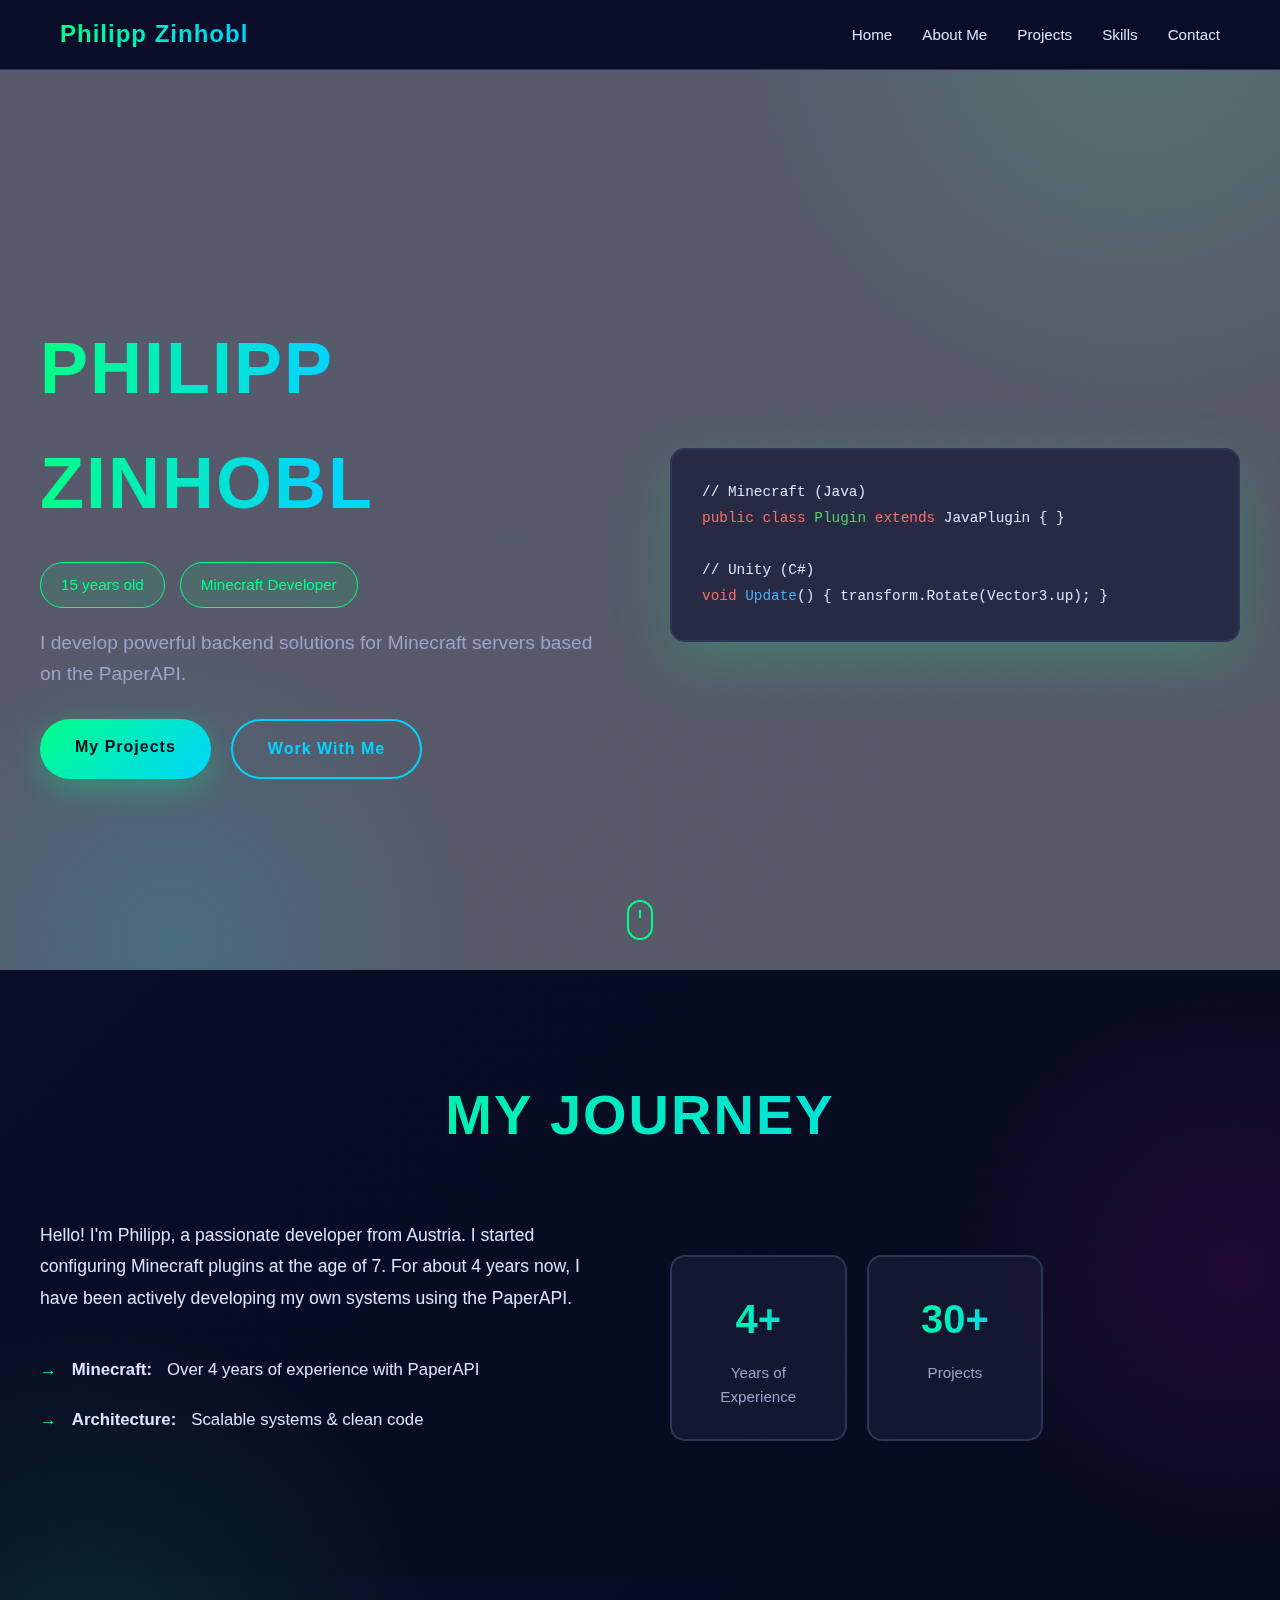
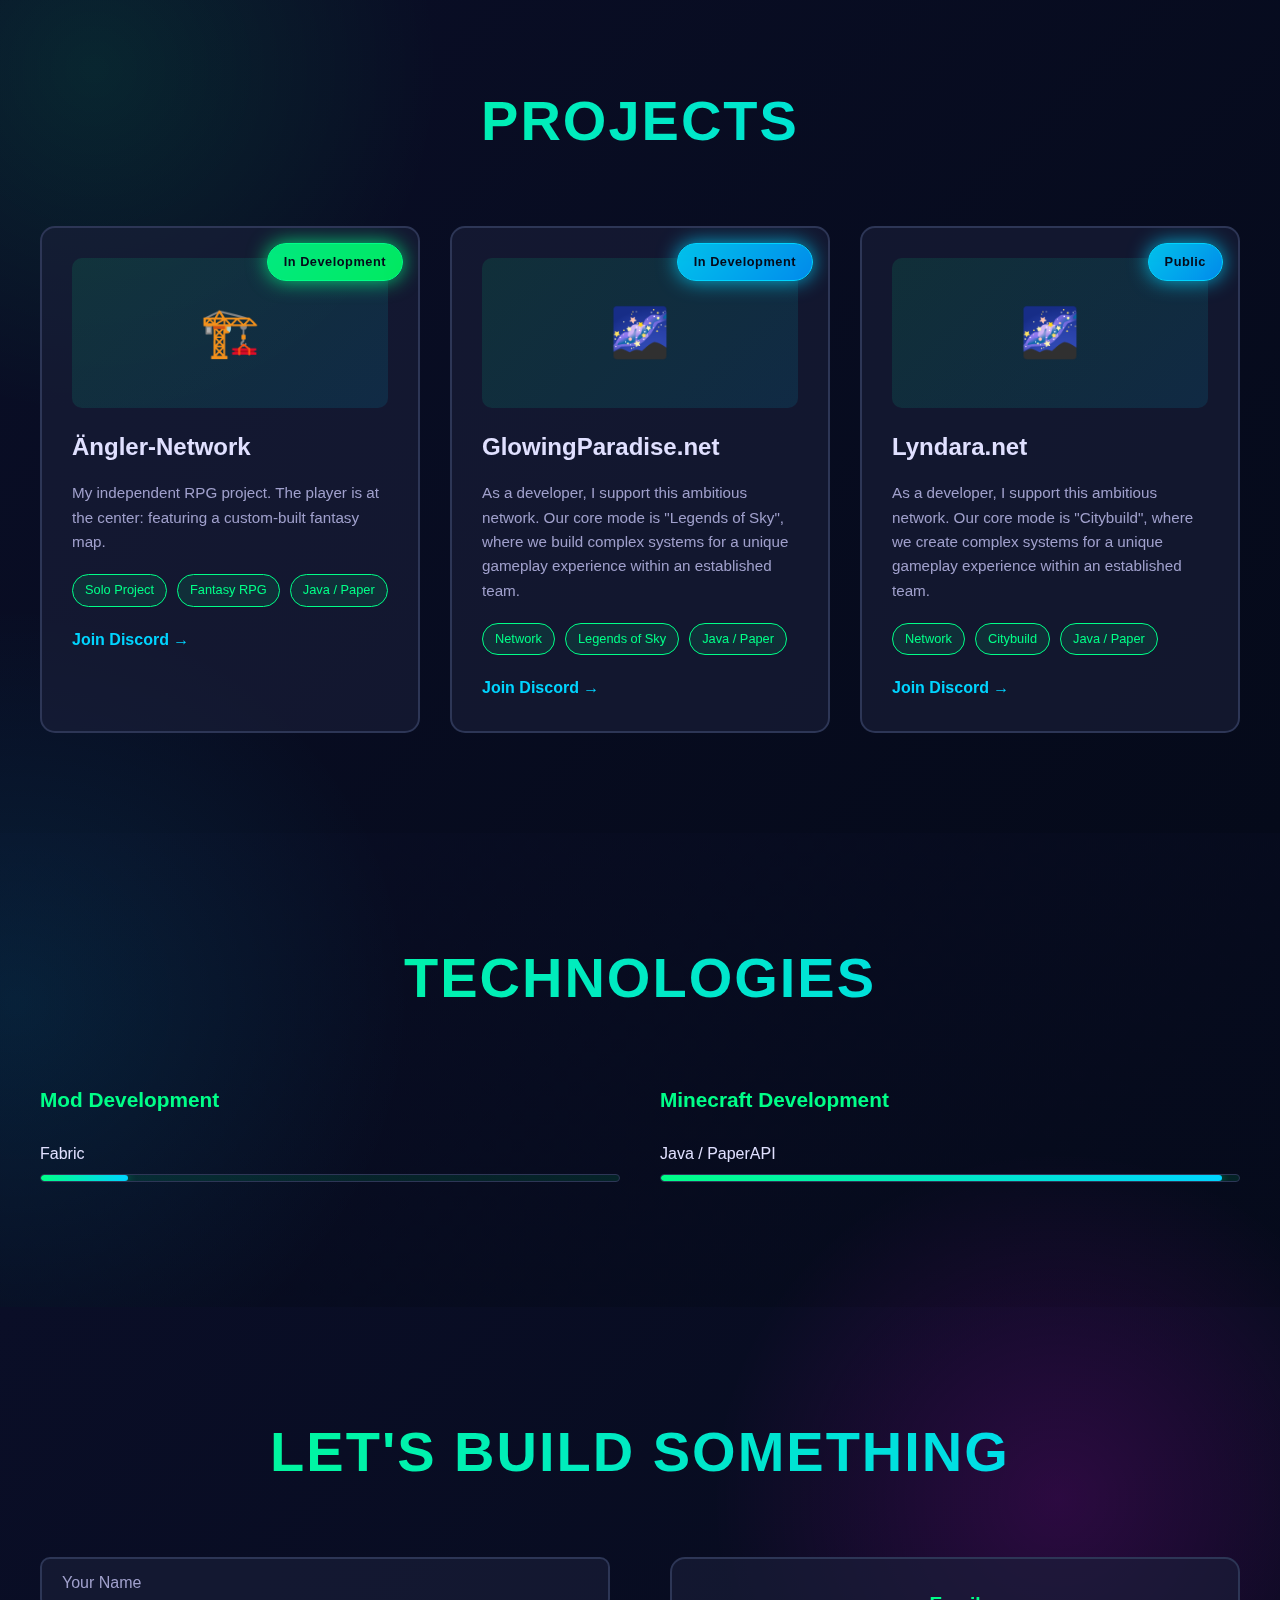
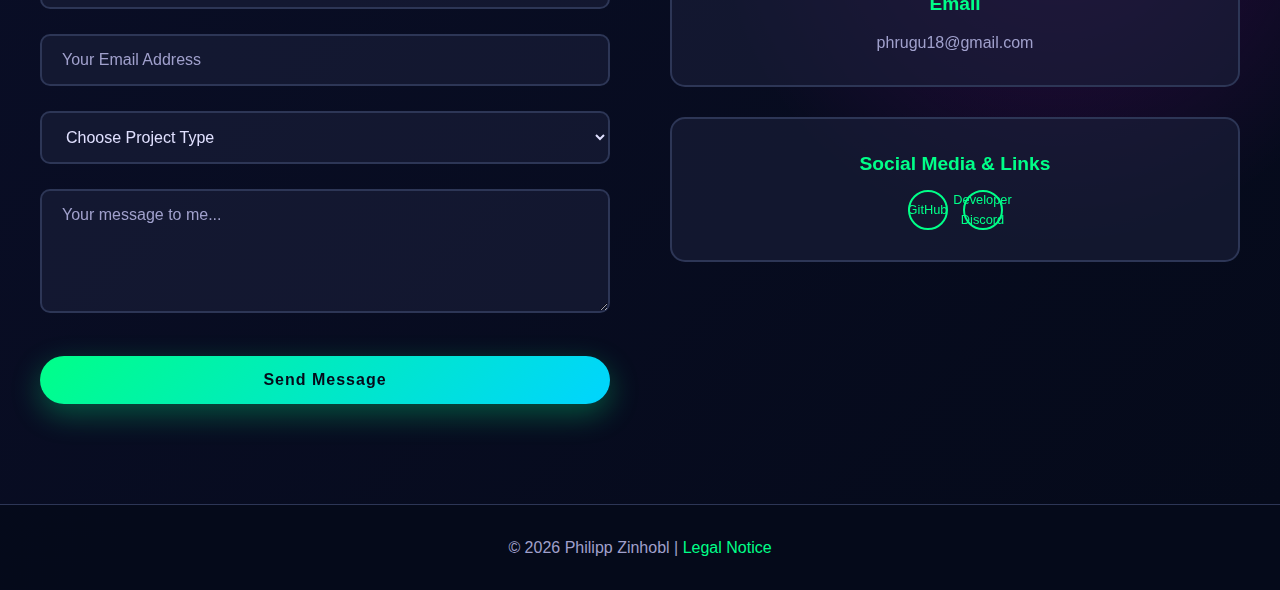
<file: index.html>
<!DOCTYPE html>
<html lang="en">
<head>
    <meta charset="UTF-8">
    <meta name="viewport" content="width=device-width, initial-scale=1.0">
    <title>Philipp Zinhobl | Minecraft Developer</title>
    <link rel="stylesheet" href="styles.css">
</head>
<body>
    <div class="particles"></div>
    
    <nav class="navbar">
        <div class="nav-container">
            <div class="logo">Philipp Zinhobl</div>
            
            <ul class="nav-menu">
                <li><a href="#home" class="nav-link">Home</a></li>
                <li><a href="#about" class="nav-link">About Me</a></li>
                <li><a href="#projects" class="nav-link">Projects</a></li>
                <li><a href="#skills" class="nav-link">Skills</a></li>
                <li><a href="#contact" class="nav-link">Contact</a></li>
            </ul>
            <div class="hamburger">
                <span></span><span></span><span></span>
            </div>
        </div>
    </nav>

    <section id="home" class="hero">
        <div class="stars"></div>
        <div class="hero-content">
            <div class="hero-text">
                <h1 class="title">PHILIPP ZINHOBL</h1>
                <div class="subtitle-container">
                    <span class="subtitle">15 years old</span>
                    <span class="subtitle">Minecraft Developer</span>
                </div>
                <p class="description">
                    I develop powerful backend solutions for Minecraft servers based on the PaperAPI.
                </p>
                <div class="cta-buttons">
                    <a href="#projects" class="btn btn-primary">My Projects</a>
                    <a href="#contact" class="btn btn-secondary">Work With Me</a>
                </div>
            </div>
            <div class="hero-visual">
                <div class="floating-card">
                    <div class="card-content">
                        <div class="code-block">
                            <span class="code-comment">// Minecraft (Java)</span><br>
                            <span class="code-red">public class</span> <span class="code-green">Plugin</span> <span class="code-red">extends</span> JavaPlugin { }<br>
                            <br>
                            <span class="code-comment">// Unity (C#)</span><br>
                            <span class="code-red">void</span> <span class="code-blue">Update</span>() { transform.Rotate(Vector3.up); }
                        </div>
                    </div>
                </div>
            </div>
        </div>
        <div class="scroll-indicator"><div class="mouse"></div></div>
    </section>

    <section id="about" class="about">
        <div class="container">
            <h2 class="section-title">MY JOURNEY</h2>
            <div class="about-content">
                <div class="about-text">
                    <p>
                        Hello! I'm Philipp, a passionate developer from Austria. I started configuring Minecraft plugins at the age of 7. For about 4 years now, I have been actively developing my own systems using the PaperAPI.
                    </p>
                    <ul class="about-list">
                        <li><span class="bullet">→</span> <b>Minecraft:</b> Over 4 years of experience with PaperAPI</li>
                        <li><span class="bullet">→</span> <b>Architecture:</b> Scalable systems & clean code</li>
                    </ul>
                </div>
                <div class="about-stats">
                    <div class="stat-box"><h3>4+</h3><p>Years of Experience</p></div>
                    <div class="stat-box"><h3>30+</h3><p>Projects</p></div>
                </div>
            </div>
        </div>
    </section>

    <section id="projects" class="projects">
        <div class="container">
            <h2 class="section-title">PROJECTS</h2>
            <div class="projects-grid">
                <div class="project-card unity">
                    <div class="project-status">In Development</div>
                    <div class="project-image"><div class="project-icon">🏗️</div></div>
                    <h3>Ängler-Network</h3>
                    <p>
                        My independent RPG project. The player is at the center: featuring a custom-built fantasy map.
                    </p>
                    <div class="project-tags"><span>Solo Project</span><span>Fantasy RPG</span><span>Java / Paper</span></div>
                    <a href="https://discord.gg/KnVrTuzDFG" class="project-link">Join Discord →</a>
                </div>
                <div class="project-card minecraft">
                    <div class="project-status">In Development</div>
                    <div class="project-image"><div class="project-icon">🌌</div></div>
                    <h3>GlowingParadise.net</h3>
                    <p>
                        As a developer, I support this ambitious network. Our core mode is "Legends of Sky", where we build complex systems for a unique gameplay experience within an established team.
                    </p>
                    <div class="project-tags"><span>Network</span><span>Legends of Sky</span><span>Java / Paper</span></div>
                    <a href="https://discord.gg/3bnDrd5gEE" class="project-link">Join Discord →</a>
                </div>
                <div class="project-card minecraft">
                    <div class="project-status">Public</div>
                    <div class="project-image"><div class="project-icon">🌌</div></div>
                    <h3>Lyndara.net</h3>
                    <p>
                        As a developer, I support this ambitious network. Our core mode is "Citybuild", where we create complex systems for a unique gameplay experience within an established team.
                    </p>
                    <div class="project-tags"><span>Network</span><span>Citybuild</span><span>Java / Paper</span></div>
                    <a href="dc.lyndara.net" class="project-link">Join Discord →</a>
                </div>    
            </div>
        </div>
    </section>

    <section id="skills" class="skills">
        <div class="container">
            <h2 class="section-title">TECHNOLOGIES</h2>
            <div class="skills-grid">
                <div class="skill-category">
                    <h3>Mod Development</h3>
                    <div class="skill-bar"><div class="skill-name">Fabric</div><div class="progress-bar"><div class="progress" style="width: 15%"></div></div></div>
                </div>
                <div class="skill-category">
                    <h3>Minecraft Development</h3>
                    <div class="skill-bar"><div class="skill-name">Java / PaperAPI</div><div class="progress-bar"><div class="progress" style="width: 97%"></div></div></div>
                </div>
            </div>
        </div>
    </section>

    <section id="contact" class="contact">
        <div class="container">
            <h2 class="section-title">LET'S BUILD SOMETHING</h2>
            <div class="contact-content-wrapper">
                <div class="form-wrapper">
                    <form class="contact-form">
                        <div class="form-group"><input type="text" placeholder="Your Name" required></div>
                        <div class="form-group"><input type="email" placeholder="Your Email Address" required></div>
                        <div class="form-group">
                            <select required>
                                <option value="">Choose Project Type</option>
                                <option value="unity">Minecraft Mod</option>
                                <option value="minecraft">Minecraft Plugin</option>
                                <option value="andere">Other</option>
                            </select>
                        </div>
                        <div class="form-group"><textarea placeholder="Your message to me..." rows="5" required></textarea></div>
                        <button type="submit" class="btn btn-primary">Send Message</button>
                    </form>
                </div>
                <div class="contact-info">
                    <div class="contact-card"><h4>Email</h4><p>phrugu18@gmail.com</p></div>
                    <div class="contact-card"><h4>Social Media & Links</h4>
                        <div class="social-links">
                            <a href="https://github.com/welovepaperapi">GitHub</a>
                            <a href="https://discord.gg/qJmthwpapG">Developer Discord</a>
                        </div>
                    </div>
                </div>
            </div>
        </div>
    </section>

    <footer class="footer">
        <p>&copy; 2026 Philipp Zinhobl | <a href="impressum.html">Legal Notice</a></p>
    </footer>

    <script src="script.js"></script>
</body>
</html>
</file>
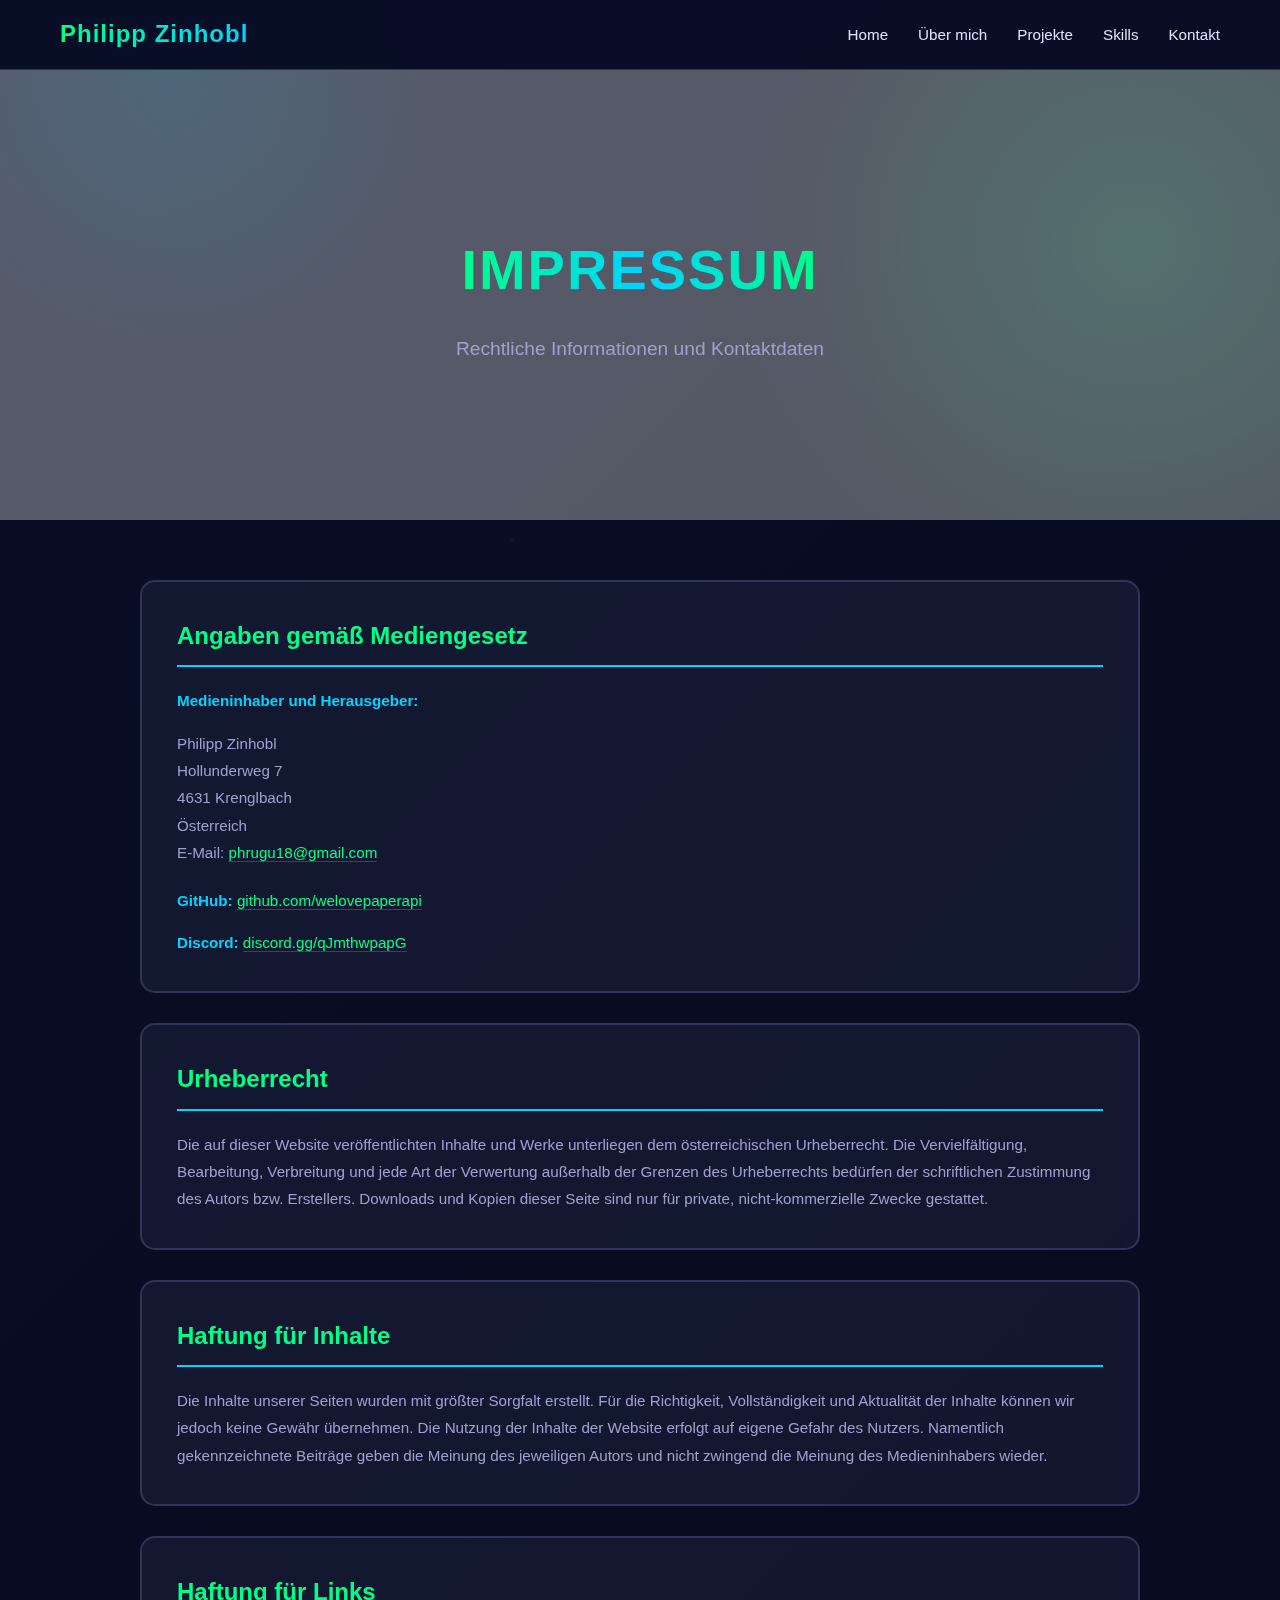
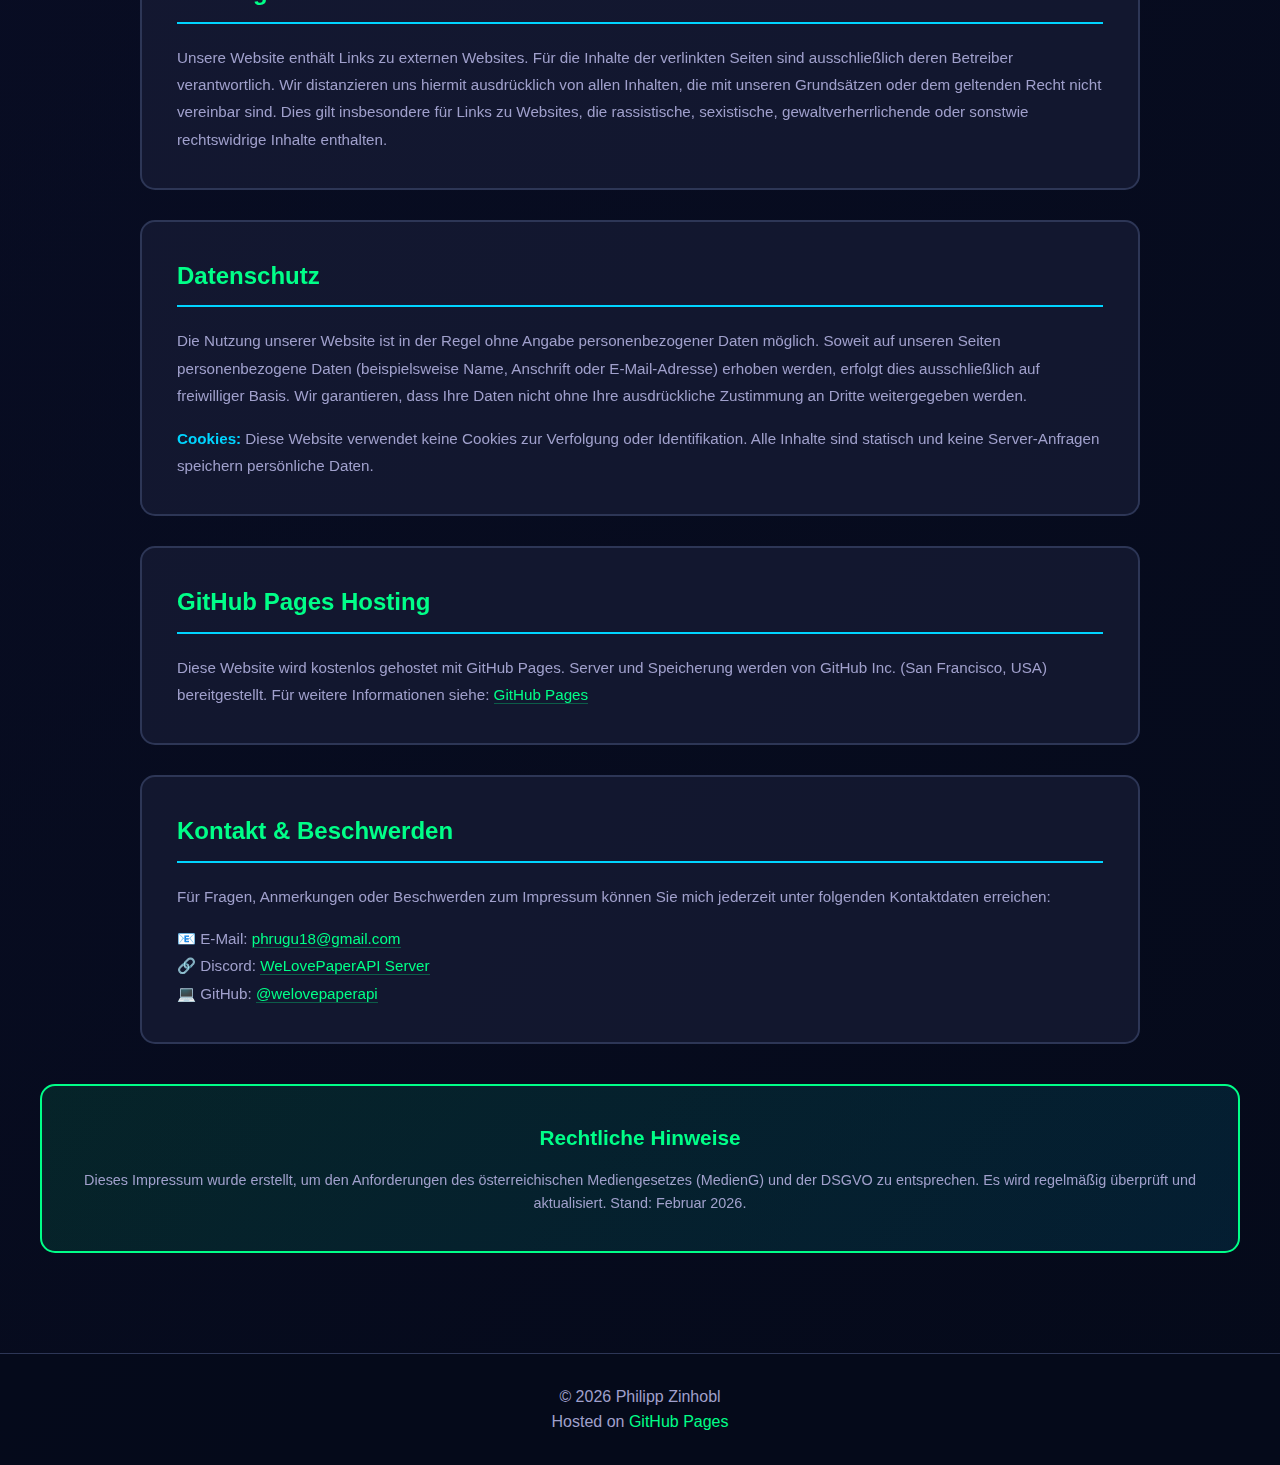
<file: impressum.html>
<!DOCTYPE html>
<html lang="de">
<head>
    <meta charset="UTF-8">
    <meta name="viewport" content="width=device-width, initial-scale=1.0">
    <title>Impressum - Philipp Zinhobl</title>
    <link rel="stylesheet" href="styles.css">
</head>
<body>
    <!-- Particle Background -->
    <div class="particles"></div>
    
    <!-- Navigation -->
    <nav class="navbar">
        <div class="nav-container">
            <div class="logo"><a href="index.html" style="text-decoration: none; color: inherit;">Philipp Zinhobl</a></div>
            <ul class="nav-menu">
                <li><a href="index.html#home" class="nav-link">Home</a></li>
                <li><a href="index.html#about" class="nav-link">Über mich</a></li>
                <li><a href="index.html#projects" class="nav-link">Projekte</a></li>
                <li><a href="index.html#skills" class="nav-link">Skills</a></li>
                <li><a href="index.html#contact" class="nav-link">Kontakt</a></li>
            </ul>
            <div class="hamburger">
                <span></span>
                <span></span>
                <span></span>
            </div>
        </div>
    </nav>

    <!-- Impressum Hero -->
    <section class="impressum-hero">
        <div class="stars"></div>
        <div class="impressum-hero-content">
            <h1 class="title">IMPRESSUM</h1>
            <p class="description">Rechtliche Informationen und Kontaktdaten</p>
        </div>
    </section>

    <!-- Impressum Content -->
    <section class="impressum-page">
        <div class="container">
            <div class="impressum-content">
                <div class="impressum-box">
                    <h2>Angaben gemäß Mediengesetz</h2>
                    <p><strong>Medieninhaber und Herausgeber:</strong></p>
                    <p>
                        Philipp Zinhobl<br>
                        Hollunderweg 7<br>
                        4631 Krenglbach<br>
                        Österreich<br>
                        E-Mail: <a href="mailto:phrugu18@gmail.com">phrugu18@gmail.com</a>
                    </p>
                    <p style="margin-top: 20px;"><strong>GitHub:</strong> <a href="https://github.com/welovepaperapi" target="_blank">github.com/welovepaperapi</a></p>
                    <p><strong>Discord:</strong> <a href="https://discord.gg/qJmthwpapG" target="_blank">discord.gg/qJmthwpapG</a></p>
                </div>

                <div class="impressum-box">
                    <h2>Urheberrecht</h2>
                    <p>
                        Die auf dieser Website veröffentlichten Inhalte und Werke unterliegen dem österreichischen Urheberrecht. 
                        Die Vervielfältigung, Bearbeitung, Verbreitung und jede Art der Verwertung außerhalb der Grenzen des Urheberrechts 
                        bedürfen der schriftlichen Zustimmung des Autors bzw. Erstellers. Downloads und Kopien dieser Seite sind nur für 
                        private, nicht-kommerzielle Zwecke gestattet.
                    </p>
                </div>

                <div class="impressum-box">
                    <h2>Haftung für Inhalte</h2>
                    <p>
                        Die Inhalte unserer Seiten wurden mit größter Sorgfalt erstellt. Für die Richtigkeit, Vollständigkeit und Aktualität 
                        der Inhalte können wir jedoch keine Gewähr übernehmen. Die Nutzung der Inhalte der Website erfolgt auf eigene Gefahr 
                        des Nutzers. Namentlich gekennzeichnete Beiträge geben die Meinung des jeweiligen Autors und nicht zwingend die Meinung 
                        des Medieninhabers wieder.
                    </p>
                </div>

                <div class="impressum-box">
                    <h2>Haftung für Links</h2>
                    <p>
                        Unsere Website enthält Links zu externen Websites. Für die Inhalte der verlinkten Seiten sind ausschließlich deren 
                        Betreiber verantwortlich. Wir distanzieren uns hiermit ausdrücklich von allen Inhalten, die mit unseren Grundsätzen 
                        oder dem geltenden Recht nicht vereinbar sind. Dies gilt insbesondere für Links zu Websites, die rassistische, sexistische, 
                        gewaltverherrlichende oder sonstwie rechtswidrige Inhalte enthalten.
                    </p>
                </div>

                <div class="impressum-box">
                    <h2>Datenschutz</h2>
                    <p>
                        Die Nutzung unserer Website ist in der Regel ohne Angabe personenbezogener Daten möglich. Soweit auf unseren Seiten 
                        personenbezogene Daten (beispielsweise Name, Anschrift oder E-Mail-Adresse) erhoben werden, erfolgt dies ausschließlich 
                        auf freiwilliger Basis. Wir garantieren, dass Ihre Daten nicht ohne Ihre ausdrückliche Zustimmung an Dritte weitergegeben werden.
                    </p>
                    <p style="margin-top: 15px;">
                        <strong>Cookies:</strong> Diese Website verwendet keine Cookies zur Verfolgung oder Identifikation. Alle Inhalte sind 
                        statisch und keine Server-Anfragen speichern persönliche Daten.
                    </p>
                </div>

                <div class="impressum-box">
                    <h2>GitHub Pages Hosting</h2>
                    <p>
                        Diese Website wird kostenlos gehostet mit GitHub Pages. Server und Speicherung werden von GitHub Inc. (San Francisco, USA) 
                        bereitgestellt. Für weitere Informationen siehe: <a href="https://docs.github.com/en/pages" target="_blank">GitHub Pages</a>
                    </p>
                </div>

                <div class="impressum-box">
                    <h2>Kontakt & Beschwerden</h2>
                    <p>
                        Für Fragen, Anmerkungen oder Beschwerden zum Impressum können Sie mich jederzeit unter folgenden Kontaktdaten erreichen:
                    </p>
                    <p style="margin-top: 15px;">
                        📧 E-Mail: <a href="mailto:phrugu18@gmail.com">phrugu18@gmail.com</a><br>
                        🔗 Discord: <a href="https://discord.gg/qJmthwpapG" target="_blank">WeLovePaperAPI Server</a><br>
                        💻 GitHub: <a href="https://github.com/welovepaperapi" target="_blank">@welovepaperapi</a>
                    </p>
                </div>
            </div>

            <div class="impressum-footer-box">
                <h3>Rechtliche Hinweise</h3>
                <p>
                    Dieses Impressum wurde erstellt, um den Anforderungen des österreichischen Mediengesetzes (MedienG) und der DSGVO zu entsprechen. 
                    Es wird regelmäßig überprüft und aktualisiert. Stand: Februar 2026.
                </p>
            </div>
        </div>
    </section>

    <!-- Footer -->
    <footer class="footer">
        <p>&copy; 2026 Philipp Zinhobl</p>
        <p>Hosted on <a href="https://pages.github.com">GitHub Pages</a></p>
    </footer>

    <script src="script.js"></script>
</body>
</html>
</file>
<file: styles.css>
* {
    margin: 0;
    padding: 0;
    box-sizing: border-box;
}

:root {
    --primary: #00ff88;
    --secondary: #00d4ff;
    --accent: #ff00ff;
    --dark-bg: #0a0e27;
    --darker-bg: #050a1a;
    --light-text: #e0e0ff;
    --muted-text: #a0a0cc;
    --card-bg: #1a1f3a;
    --border: #2d3656;
}

html {
    scroll-behavior: smooth;
}

body {
    font-family: 'Segoe UI', Tahoma, Geneva, Verdana, sans-serif;
    background: linear-gradient(135deg, var(--dark-bg) 0%, var(--darker-bg) 100%);
    color: var(--light-text);
    overflow-x: hidden;
    line-height: 1.6;
}

/* PARTICLES */
.particles {
    position: fixed;
    top: 0;
    left: 0;
    width: 100%;
    height: 100%;
    z-index: 1;
    pointer-events: none;
    background-image: 
        radial-gradient(2px 2px at 20% 30%, #00ff88, rgba(0, 255, 136, 0)),
        radial-gradient(2px 2px at 60% 70%, #00d4ff, rgba(0, 212, 255, 0)),
        radial-gradient(1px 1px at 50% 50%, #ff00ff, rgba(255, 0, 255, 0)),
        radial-gradient(1px 1px at 80% 10%, #00ff88, rgba(0, 255, 136, 0));
    background-repeat: repeat;
    background-size: 200% 200%;
    animation: particleShift 20s ease-in-out infinite;
    opacity: 0.1;
}

@keyframes particleShift {
    0%, 100% { background-position: 0% 0%; }
    50% { background-position: 100% 100%; }
}

/* NAVBAR */
.navbar {
    position: fixed;
    top: 0;
    width: 100%;
    height: 70px;
    background: rgba(10, 14, 39, 0.95);
    backdrop-filter: blur(10px);
    border-bottom: 1px solid var(--border);
    z-index: 1000;
    animation: navSlideDown 0.6s ease-out;
}

@keyframes navSlideDown {
    from {
        transform: translateY(-100%);
        opacity: 0;
    }
    to {
        transform: translateY(0);
        opacity: 1;
    }
}

.nav-container {
    max-width: 1200px;
    margin: 0 auto;
    padding: 0 20px;
    display: flex;
    justify-content: space-between;
    align-items: center;
    height: 100%;
}

.logo {
    font-size: 1.5rem;
    font-weight: bold;
    background: linear-gradient(90deg, var(--primary), var(--secondary));
    -webkit-background-clip: text;
    -webkit-text-fill-color: transparent;
    background-clip: text;
    letter-spacing: 1px;
}

.nav-menu {
    display: flex;
    list-style: none;
    gap: 30px;
}

.nav-link {
    color: var(--light-text);
    text-decoration: none;
    transition: all 0.3s ease;
    position: relative;
    font-size: 0.95rem;
}

.nav-link:after {
    content: '';
    position: absolute;
    bottom: -5px;
    left: 0;
    width: 0;
    height: 2px;
    background: linear-gradient(90deg, var(--primary), var(--secondary));
    transition: width 0.3s ease;
}

.nav-link:hover {
    color: var(--primary);
}

.nav-link:hover:after {
    width: 100%;
}

.hamburger {
    display: none;
    flex-direction: column;
    cursor: pointer;
    gap: 5px;
}

.hamburger span {
    width: 25px;
    height: 3px;
    background: var(--primary);
    border-radius: 2px;
    transition: all 0.3s ease;
}

/* HERO SECTION */
.hero {
    min-height: 100vh;
    display: flex;
    align-items: center;
    justify-content: center;
    padding: 100px 20px 50px;
    position: relative;
    overflow: hidden;
    margin-top: 70px;
}

.hero::before {
    content: '';
    position: absolute;
    top: -50%;
    right: -20%;
    width: 800px;
    height: 800px;
    background: radial-gradient(circle, rgba(0, 255, 136, 0.15) 0%, transparent 70%);
    border-radius: 50%;
    animation: float 6s ease-in-out infinite;
    pointer-events: none;
}

.hero::after {
    content: '';
    position: absolute;
    bottom: -30%;
    left: -10%;
    width: 600px;
    height: 600px;
    background: radial-gradient(circle, rgba(0, 212, 255, 0.15) 0%, transparent 70%);
    border-radius: 50%;
    animation: float 8s ease-in-out infinite reverse;
    pointer-events: none;
}

@keyframes float {
    0%, 100% { transform: translateY(0px); }
    50% { transform: translateY(30px); }
}

.stars {
    position: absolute;
    top: 0;
    left: 0;
    width: 100%;
    height: 100%;
    background-image: 
        radial-gradient(1px 1px at 20% 30%, white, rgba(255, 255, 255, 0.2)),
        radial-gradient(1px 1px at 60% 70%, white, rgba(255, 255, 255, 0.2)),
        radial-gradient(1.5px 1.5px at 50% 50%, white, rgba(255, 255, 255, 0.2)),
        radial-gradient(1px 1px at 80% 10%, white, rgba(255, 255, 255, 0.2)),
        radial-gradient(2px 2px at 90% 60%, white, rgba(255, 255, 255, 0.2)),
        radial-gradient(1px 1px at 30% 80%, white, rgba(255, 255, 255, 0.2)),
        radial-gradient(1px 1px at 10% 40%, white, rgba(255, 255, 255, 0.2));
    background-repeat: repeat;
    background-size: 200% 200%;
    animation: starTwinkle 5s ease-in-out infinite;
    opacity: 0.4;
    pointer-events: none;
}

@keyframes starTwinkle {
    0%, 100% { opacity: 0.3; }
    50% { opacity: 0.7; }
}

.hero-content {
    display: grid;
    grid-template-columns: 1fr 1fr;
    gap: 60px;
    align-items: center;
    max-width: 1200px;
    width: 100%;
    z-index: 10;
}

.hero-text {
    animation: slideInLeft 0.8s ease-out;
}

@keyframes slideInLeft {
    from {
        opacity: 0;
        transform: translateX(-50px);
    }
    to {
        opacity: 1;
        transform: translateX(0);
    }
}

.title {
    font-size: 4.5rem;
    font-weight: 900;
    margin-bottom: 20px;
    background: linear-gradient(90deg, var(--primary), var(--secondary), var(--primary));
    -webkit-background-clip: text;
    -webkit-text-fill-color: transparent;
    background-clip: text;
    animation: titleGlow 3s ease-in-out infinite;
    letter-spacing: 2px;
}

@keyframes titleGlow {
    0%, 100% { filter: drop-shadow(0 0 10px rgba(0, 255, 136, 0.5)); }
    50% { filter: drop-shadow(0 0 20px rgba(0, 212, 255, 0.8)); }
}

.subtitle-container {
    display: flex;
    gap: 15px;
    margin-bottom: 20px;
    flex-wrap: wrap;
}

.subtitle {
    padding: 10px 20px;
    background: rgba(0, 255, 136, 0.1);
    border: 1px solid var(--primary);
    border-radius: 25px;
    color: var(--primary);
    font-size: 0.95rem;
    animation: fadeInUp 0.8s ease-out 0.2s both;
}

@keyframes fadeInUp {
    from {
        opacity: 0;
        transform: translateY(20px);
    }
    to {
        opacity: 1;
        transform: translateY(0);
    }
}

.description {
    font-size: 1.2rem;
    color: var(--muted-text);
    margin-bottom: 30px;
    animation: fadeInUp 0.8s ease-out 0.4s both;
}

.cta-buttons {
    display: flex;
    gap: 20px;
    animation: fadeInUp 0.8s ease-out 0.6s both;
    flex-wrap: wrap;
}

.btn {
    padding: 15px 35px;
    border: none;
    border-radius: 50px;
    font-size: 1rem;
    cursor: pointer;
    transition: all 0.3s ease;
    text-decoration: none;
    display: inline-block;
    font-weight: 600;
    letter-spacing: 1px;
    position: relative;
    overflow: hidden;
}

.btn::before {
    content: '';
    position: absolute;
    top: 50%;
    left: 50%;
    width: 0;
    height: 0;
    background: rgba(255, 255, 255, 0.2);
    border-radius: 50%;
    transform: translate(-50%, -50%);
    transition: width 0.6s, height 0.6s;
}

.btn:hover::before {
    width: 300px;
    height: 300px;
}

.btn-primary {
    background: linear-gradient(135deg, var(--primary), var(--secondary));
    color: var(--darker-bg);
    box-shadow: 0 10px 30px rgba(0, 255, 136, 0.3);
}

.btn-primary:hover {
    transform: translateY(-3px);
    box-shadow: 0 15px 40px rgba(0, 255, 136, 0.5);
}

.btn-secondary {
    background: transparent;
    color: var(--secondary);
    border: 2px solid var(--secondary);
}

.btn-secondary:hover {
    background: rgba(0, 212, 255, 0.1);
    transform: translateY(-3px);
    box-shadow: 0 10px 30px rgba(0, 212, 255, 0.3);
}

.hero-visual {
    animation: slideInRight 0.8s ease-out;
}

@keyframes slideInRight {
    from {
        opacity: 0;
        transform: translateX(50px);
    }
    to {
        opacity: 1;
        transform: translateX(0);
    }
}

.floating-card {
    background: rgba(26, 31, 58, 0.8);
    border: 2px solid var(--border);
    border-radius: 15px;
    padding: 30px;
    animation: floatingCard 3s ease-in-out infinite;
    box-shadow: 0 20px 60px rgba(0, 255, 136, 0.2);
}

@keyframes floatingCard {
    0%, 100% { transform: translateY(0px) rotateX(0deg); }
    50% { transform: translateY(-20px) rotateX(5deg); }
}

.code-block {
    font-family: 'Courier New', monospace;
    font-size: 0.9rem;
    line-height: 1.8;
    color: var(--light-text);
}

.code-red { color: #ff6b6b; }
.code-blue { color: #4dabf7; }
.code-green { color: #51cf66; }
.code-purple { color: #da77f2; }
.code-orange { color: #ffa94d; }

.scroll-indicator {
    position: absolute;
    bottom: 30px;
    left: 50%;
    transform: translateX(-50%);
    animation: bounce 2s infinite;
}

@keyframes bounce {
    0%, 100% { transform: translateX(-50%) translateY(0); }
    50% { transform: translateX(-50%) translateY(10px); }
}

.mouse {
    width: 26px;
    height: 40px;
    border: 2px solid var(--primary);
    border-radius: 13px;
    position: relative;
    margin: 0 auto;
}

.mouse::after {
    content: '';
    position: absolute;
    top: 8px;
    left: 50%;
    width: 2px;
    height: 8px;
    background: var(--primary);
    transform: translateX(-50%);
    animation: scrollWheel 1.5s infinite;
}

@keyframes scrollWheel {
    0%, 80%, 100% { opacity: 0; }
    50% { opacity: 1; }
}

/* ABOUT SECTION */
.about {
    padding: 100px 20px;
    background: linear-gradient(135deg, rgba(10, 14, 39, 0.5) 0%, rgba(5, 10, 26, 0.5) 100%);
    position: relative;
}

.about::before {
    content: '';
    position: absolute;
    top: 0;
    right: -20%;
    width: 600px;
    height: 600px;
    background: radial-gradient(circle, rgba(255, 0, 255, 0.1) 0%, transparent 70%);
    border-radius: 50%;
    animation: float 10s ease-in-out infinite;
    pointer-events: none;
}

.container {
    max-width: 1200px;
    margin: 0 auto;
    position: relative;
    z-index: 10;
}

.section-title {
    font-size: 3.5rem;
    font-weight: 900;
    text-align: center;
    margin-bottom: 60px;
    background: linear-gradient(90deg, var(--primary), var(--secondary));
    -webkit-background-clip: text;
    -webkit-text-fill-color: transparent;
    background-clip: text;
    letter-spacing: 2px;
    animation: slideDown 0.8s ease-out;
}

@keyframes slideDown {
    from {
        opacity: 0;
        transform: translateY(-30px);
    }
    to {
        opacity: 1;
        transform: translateY(0);
    }
}

.about-content {
    display: grid;
    grid-template-columns: 1fr 1fr;
    gap: 60px;
    align-items: center;
}

.about-text {
    animation: fadeInUp 0.8s ease-out;
}

.about-text p {
    font-size: 1.1rem;
    margin-bottom: 20px;
    color: var(--light-text);
    line-height: 1.8;
}

.about-list {
    list-style: none;
    margin: 30px 0;
}

.about-list li {
    padding: 12px 0;
    display: flex;
    align-items: center;
    gap: 15px;
    font-size: 1.05rem;
    animation: slideInLeft 0.6s ease-out backwards;
}

.about-list li:nth-child(1) { animation-delay: 0.1s; }
.about-list li:nth-child(2) { animation-delay: 0.2s; }
.about-list li:nth-child(3) { animation-delay: 0.3s; }
.about-list li:nth-child(4) { animation-delay: 0.4s; }
.about-list li:nth-child(5) { animation-delay: 0.5s; }

.bullet {
    color: var(--primary);
    font-weight: bold;
}

.tagline {
    font-size: 1.2rem;
    color: var(--secondary);
    font-style: italic;
    margin-top: 30px;
    padding: 20px;
    border-left: 4px solid var(--secondary);
    background: rgba(0, 212, 255, 0.05);
}

.about-stats {
    display: grid;
    grid-template-columns: 1fr 1fr 1fr;
    gap: 20px;
}

.stat-box {
    background: rgba(26, 31, 58, 0.6);
    border: 2px solid var(--border);
    border-radius: 15px;
    padding: 30px 20px;
    text-align: center;
    transition: all 0.3s ease;
    animation: zoomIn 0.6s ease-out backwards;
}

.stat-box:nth-child(1) { animation-delay: 0.1s; }
.stat-box:nth-child(2) { animation-delay: 0.2s; }
.stat-box:nth-child(3) { animation-delay: 0.3s; }

@keyframes zoomIn {
    from {
        opacity: 0;
        transform: scale(0.8);
    }
    to {
        opacity: 1;
        transform: scale(1);
    }
}

.stat-box:hover {
    transform: translateY(-10px);
    border-color: var(--primary);
    box-shadow: 0 20px 40px rgba(0, 255, 136, 0.2);
}

.stat-box h3 {
    font-size: 2.5rem;
    background: linear-gradient(90deg, var(--primary), var(--secondary));
    -webkit-background-clip: text;
    -webkit-text-fill-color: transparent;
    background-clip: text;
    margin-bottom: 10px;
}

.stat-box p {
    color: var(--muted-text);
    font-size: 0.95rem;
}

/* PROJECTS SECTION */
.projects {
    padding: 100px 20px;
    background: linear-gradient(135deg, var(--dark-bg) 0%, var(--darker-bg) 100%);
    position: relative;
}

.projects::before {
    content: '';
    position: absolute;
    top: -30%;
    left: -20%;
    width: 700px;
    height: 700px;
    background: radial-gradient(circle, rgba(0, 255, 136, 0.1) 0%, transparent 70%);
    border-radius: 50%;
    animation: float 8s ease-in-out infinite;
    pointer-events: none;
}

.projects-grid {
    display: grid;
    grid-template-columns: repeat(auto-fit, minmax(320px, 1fr));
    gap: 30px;
    position: relative;
    z-index: 10;
}

.project-card {
    background: rgba(26, 31, 58, 0.6);
    border: 2px solid var(--border);
    border-radius: 15px;
    padding: 30px;
    transition: all 0.4s cubic-bezier(0.34, 1.56, 0.64, 1);
    position: relative;
    overflow: hidden;
    animation: fadeInUp 0.8s ease-out backwards;
}

.project-card:nth-child(1) { animation-delay: 0.1s; }
.project-card:nth-child(2) { animation-delay: 0.2s; }
.project-card:nth-child(3) { animation-delay: 0.3s; }
.project-card:nth-child(4) { animation-delay: 0.4s; }
.project-card:nth-child(5) { animation-delay: 0.5s; }
.project-card:nth-child(6) { animation-delay: 0.6s; }

/* PROJECT STATUS BADGE */
.project-status {
    position: absolute;
    top: 15px;
    right: 15px;
    padding: 8px 16px;
    border-radius: 25px;
    font-size: 0.8rem;
    font-weight: 700;
    letter-spacing: 0.5px;
    z-index: 10;
    animation: slideInDown 0.6s ease-out;
    backdrop-filter: blur(5px);
}

/* IN ARBEIT - Grün */
.project-card:nth-child(1) .project-status,
.project-card:nth-child(4) .project-status {
    background: linear-gradient(135deg, rgba(0, 255, 136, 0.9), rgba(0, 255, 100, 0.9));
    color: var(--darker-bg);
    box-shadow: 0 0 20px rgba(0, 255, 136, 0.8);
    border: 1px solid rgba(0, 255, 136, 1);
}

/* IN PLANUNG - Blau */
.project-card:nth-child(2) .project-status,
.project-card:nth-child(3) .project-status {
    background: linear-gradient(135deg, rgba(0, 212, 255, 0.9), rgba(0, 150, 255, 0.9));
    color: var(--darker-bg);
    box-shadow: 0 0 20px rgba(0, 212, 255, 0.8);
    border: 1px solid rgba(0, 212, 255, 1);
}

.project-card::before {
    content: '';
    position: absolute;
    top: 0;
    left: -100%;
    width: 100%;
    height: 100%;
    background: linear-gradient(90deg, transparent, rgba(0, 255, 136, 0.1), transparent);
    transition: left 0.5s ease;
}

.project-card:hover::before {
    left: 100%;
}

.project-card:hover {
    transform: translateY(-15px) scale(1.02);
    border-color: var(--primary);
    box-shadow: 0 30px 60px rgba(0, 255, 136, 0.3);
}

.project-image {
    width: 100%;
    height: 150px;
    background: linear-gradient(135deg, rgba(0, 255, 136, 0.1), rgba(0, 212, 255, 0.1));
    border-radius: 10px;
    display: flex;
    align-items: center;
    justify-content: center;
    margin-bottom: 20px;
    animation: imageFlow 3s ease-in-out infinite;
}

@keyframes imageFlow {
    0%, 100% { background-position: 0% 50%; }
    50% { background-position: 100% 50%; }
}

.project-icon {
    font-size: 3rem;
    animation: iconBounce 2s ease-in-out infinite;
}

@keyframes iconBounce {
    0%, 100% { transform: translateY(0); }
    50% { transform: translateY(-10px); }
}

.project-card h3 {
    font-size: 1.5rem;
    margin-bottom: 15px;
    color: var(--light-text);
}

.project-card p {
    color: var(--muted-text);
    margin-bottom: 20px;
    font-size: 0.95rem;
    line-height: 1.6;
}

.project-tags {
    display: flex;
    gap: 10px;
    margin-bottom: 20px;
    flex-wrap: wrap;
}

.project-tags span {
    background: rgba(0, 255, 136, 0.1);
    border: 1px solid var(--primary);
    color: var(--primary);
    padding: 5px 12px;
    border-radius: 20px;
    font-size: 0.8rem;
    transition: all 0.3s ease;
}

.project-card:hover .project-tags span {
    background: rgba(0, 255, 136, 0.2);
    transform: scale(1.05);
}

.project-link {
    display: inline-block;
    color: var(--secondary);
    text-decoration: none;
    font-weight: 600;
    transition: all 0.3s ease;
    position: relative;
}

.project-link::after {
    content: '';
    position: absolute;
    bottom: -3px;
    left: 0;
    width: 0;
    height: 2px;
    background: var(--secondary);
    transition: width 0.3s ease;
}

.project-link:hover::after {
    width: 100%;
}

/* SKILLS SECTION */
.skills {
    padding: 100px 20px;
    background: linear-gradient(135deg, rgba(10, 14, 39, 0.5) 0%, rgba(5, 10, 26, 0.5) 100%);
    position: relative;
}

.skills::after {
    content: '';
    position: absolute;
    bottom: -20%;
    left: -30%;
    width: 800px;
    height: 800px;
    background: radial-gradient(circle, rgba(0, 212, 255, 0.1) 0%, transparent 70%);
    border-radius: 50%;
    animation: float 12s ease-in-out infinite reverse;
    pointer-events: none;
}

.skills-grid {
    display: grid;
    grid-template-columns: repeat(auto-fit, minmax(300px, 1fr));
    gap: 40px;
    position: relative;
    z-index: 10;
}

.skill-category {
    animation: fadeInUp 0.8s ease-out backwards;
}

.skill-category:nth-child(1) { animation-delay: 0.1s; }
.skill-category:nth-child(2) { animation-delay: 0.2s; }
.skill-category:nth-child(3) { animation-delay: 0.3s; }

.skill-category h3 {
    font-size: 1.3rem;
    margin-bottom: 25px;
    color: var(--primary);
}

.skill-bar {
    margin-bottom: 25px;
}

.skill-name {
    display: flex;
    justify-content: space-between;
    margin-bottom: 8px;
    color: var(--light-text);
    font-weight: 500;
}

.progress-bar {
    width: 100%;
    height: 8px;
    background: rgba(0, 255, 136, 0.1);
    border-radius: 10px;
    overflow: hidden;
    border: 1px solid var(--border);
}

.progress {
    height: 100%;
    background: linear-gradient(90deg, var(--primary), var(--secondary));
    border-radius: 10px;
    animation: progressLoad 1.5s ease-out forwards;
    box-shadow: 0 0 10px rgba(0, 255, 136, 0.5);
}

@keyframes progressLoad {
    from {
        width: 0 !important;
    }
}

/* CONTACT WRAPPER WITH LOCK OVERLAY */
.contact-content-wrapper {
    display: grid;
    grid-template-columns: 1fr 1fr;
    gap: 60px;
    align-items: flex-start;
}

/* FORM WRAPPER (mit Lock) */
.form-wrapper {
    position: relative;
}

.contact-content {
    transition: all 0.3s ease;
    filter: brightness(0.5) blur(2px);
    pointer-events: none;
    opacity: 0.6;
}

.contact-content.unlocked {
    filter: brightness(1) blur(0px);
    pointer-events: auto;
    opacity: 1;
}

/* LOCK OVERLAY */
.lock-overlay {
    position: absolute;
    top: 0;
    left: 0;
    right: 0;
    bottom: 0;
    display: flex;
    align-items: center;
    justify-content: center;
    z-index: 200;
    backdrop-filter: blur(1px);
    border-radius: 15px;
    transition: all 0.4s ease;
    cursor: pointer;
}

.lock-overlay.unlocked {
    opacity: 0;
    pointer-events: none;
    transform: scale(0.8);
}

.lock-icon {
    width: 120px;
    height: 120px;
    background: linear-gradient(135deg, rgba(0, 255, 136, 0.2), rgba(0, 212, 255, 0.2));
    border: 3px solid var(--primary);
    border-radius: 15px;
    display: flex;
    align-items: center;
    justify-content: center;
    color: var(--primary);
    font-size: 60px;
    transition: all 0.3s ease;
    box-shadow: 0 0 40px rgba(0, 255, 136, 0.6), inset 0 0 40px rgba(0, 255, 136, 0.2);
}

.lock-icon svg {
    width: 70%;
    height: 70%;
    stroke: var(--primary);
    filter: drop-shadow(0 0 10px rgba(0, 255, 136, 0.5));
}

.lock-overlay:hover .lock-icon {
    transform: scale(1.1);
    box-shadow: 0 0 60px rgba(0, 255, 136, 0.8), inset 0 0 60px rgba(0, 255, 136, 0.3);
    border-color: var(--secondary);
}

.lock-overlay:hover .lock-icon svg {
    stroke: var(--secondary);
    filter: drop-shadow(0 0 15px rgba(0, 212, 255, 0.8));
}

/* Lock Shake Animation */
@keyframes lockShake {
    0%, 100% { transform: rotate(0deg) scale(1.1); }
    10% { transform: rotate(-10deg) scale(1.1); }
    20% { transform: rotate(10deg) scale(1.1); }
    30% { transform: rotate(-10deg) scale(1.1); }
    40% { transform: rotate(10deg) scale(1.1); }
    50% { transform: rotate(-5deg) scale(1.1); }
    60% { transform: rotate(5deg) scale(1.1); }
    70% { transform: rotate(-3deg) scale(1.1); }
    80% { transform: rotate(3deg) scale(1.1); }
    90% { transform: rotate(-1deg) scale(1.1); }
}

.lock-icon.locked {
    animation: lockShake 0.8s cubic-bezier(0.34, 1.56, 0.64, 1);
}

/* Unlock Message */
.lock-message {
    margin: 20px auto 0;
    padding: 15px 25px;
    background: linear-gradient(135deg, rgba(0, 255, 136, 0.15), rgba(0, 212, 255, 0.15));
    border: 2px solid var(--primary);
    border-radius: 10px;
    text-align: center;
    color: var(--primary);
    font-weight: 700;
    animation: fadeInUp 0.5s ease-out;
    font-size: 1rem;
    max-width: 400px;
}

/* CONTACT SECTION */
.contact {
    padding: 100px 20px;
    background: linear-gradient(135deg, var(--dark-bg) 0%, var(--darker-bg) 100%);
    position: relative;
}

.contact::before {
    content: '';
    position: absolute;
    top: -20%;
    right: -10%;
    width: 700px;
    height: 700px;
    background: radial-gradient(circle, rgba(255, 0, 255, 0.15) 0%, transparent 70%);
    border-radius: 50%;
    animation: float 10s ease-in-out infinite;
    pointer-events: none;
}

.contact-subtitle {
    text-align: center;
    font-size: 1.2rem;
    color: var(--muted-text);
    margin-bottom: 50px;
    animation: fadeInUp 0.8s ease-out;
}

.contact-content {
    display: grid;
    grid-template-columns: 1fr 1fr;
    gap: 60px;
    max-width: 1200px;
    margin: 0 auto;
    position: relative;
    z-index: 10;
}

.contact-form {
    animation: slideInLeft 0.8s ease-out;
}

.form-group {
    margin-bottom: 25px;
}

.contact-form input,
.contact-form textarea,
.contact-form select {
    width: 100%;
    padding: 15px 20px;
    background: rgba(26, 31, 58, 0.6);
    border: 2px solid var(--border);
    border-radius: 10px;
    color: var(--light-text);
    font-size: 1rem;
    font-family: inherit;
    transition: all 0.3s ease;
}

.contact-form input:focus,
.contact-form textarea:focus,
.contact-form select:focus {
    outline: none;
    border-color: var(--primary);
    box-shadow: 0 0 20px rgba(0, 255, 136, 0.3);
    background: rgba(26, 31, 58, 0.8);
}

.contact-form input::placeholder,
.contact-form textarea::placeholder {
    color: var(--muted-text);
}

.contact-form button {
    width: 100%;
    margin-top: 10px;
}

.contact-info {
    display: flex;
    flex-direction: column;
    gap: 30px;
    animation: slideInRight 0.8s ease-out;
}

.contact-card {
    background: rgba(26, 31, 58, 0.6);
    border: 2px solid var(--border);
    border-radius: 15px;
    padding: 30px;
    text-align: center;
    transition: all 0.3s ease;
}

.contact-card:hover {
    transform: translateY(-10px);
    border-color: var(--primary);
    box-shadow: 0 20px 40px rgba(0, 255, 136, 0.2);
}

.contact-icon {
    font-size: 2.5rem;
    margin-bottom: 15px;
}

.contact-card h4 {
    font-size: 1.2rem;
    color: var(--primary);
    margin-bottom: 10px;
}

.contact-card p {
    color: var(--muted-text);
}

.social-links {
    display: flex;
    gap: 15px;
    justify-content: center;
    margin-top: 10px;
}

.social-links a {
    display: inline-block;
    width: 40px;
    height: 40px;
    border: 2px solid var(--primary);
    border-radius: 50%;
    display: flex;
    align-items: center;
    justify-content: center;
    color: var(--primary);
    text-decoration: none;
    transition: all 0.3s ease;
    font-size: 0.8rem;
}

.social-links a:hover {
    background: var(--primary);
    color: var(--darker-bg);
    transform: rotate(360deg) scale(1.1);
}

/* IMPRESSUM PAGE */
.impressum-hero {
    min-height: 50vh;
    display: flex;
    align-items: center;
    justify-content: center;
    padding: 100px 20px;
    position: relative;
    overflow: hidden;
    margin-top: 70px;
    background: linear-gradient(135deg, var(--dark-bg) 0%, var(--darker-bg) 100%);
}

.impressum-hero::before {
    content: '';
    position: absolute;
    top: -50%;
    right: -20%;
    width: 800px;
    height: 800px;
    background: radial-gradient(circle, rgba(0, 255, 136, 0.15) 0%, transparent 70%);
    border-radius: 50%;
    animation: float 6s ease-in-out infinite;
    pointer-events: none;
}

.impressum-hero-content {
    text-align: center;
    z-index: 10;
    animation: slideDown 0.8s ease-out;
}

.impressum-hero .title {
    font-size: 3.5rem;
    margin-bottom: 20px;
}

.impressum-hero .description {
    font-size: 1.2rem;
    color: var(--muted-text);
    max-width: 600px;
    margin: 0 auto;
}

/* IMPRESSUM PAGE CONTENT */
.impressum-page {
    padding: 60px 20px 100px;
    background: linear-gradient(135deg, rgba(10, 14, 39, 0.5) 0%, rgba(5, 10, 26, 0.5) 100%);
    position: relative;
}

.impressum-page::before {
    content: '';
    position: absolute;
    top: -30%;
    left: -10%;
    width: 600px;
    height: 600px;
    background: radial-gradient(circle, rgba(0, 212, 255, 0.1) 0%, transparent 70%);
    border-radius: 50%;
    animation: float 8s ease-in-out infinite reverse;
    pointer-events: none;
}

.impressum-content {
    max-width: 1000px;
    margin: 0 auto;
    position: relative;
    z-index: 10;
}

.impressum-box {
    background: rgba(26, 31, 58, 0.6);
    border: 2px solid var(--border);
    border-radius: 15px;
    padding: 35px;
    margin-bottom: 30px;
    transition: all 0.3s ease;
    animation: fadeInUp 0.8s ease-out backwards;
}

.impressum-box:nth-child(1) { animation-delay: 0.1s; }
.impressum-box:nth-child(2) { animation-delay: 0.2s; }
.impressum-box:nth-child(3) { animation-delay: 0.3s; }
.impressum-box:nth-child(4) { animation-delay: 0.4s; }
.impressum-box:nth-child(5) { animation-delay: 0.5s; }
.impressum-box:nth-child(6) { animation-delay: 0.6s; }

.impressum-box:hover {
    transform: translateY(-5px);
    border-color: var(--primary);
    box-shadow: 0 20px 40px rgba(0, 255, 136, 0.2);
}

.impressum-box h2 {
    font-size: 1.5rem;
    color: var(--primary);
    margin-bottom: 20px;
    border-bottom: 2px solid var(--secondary);
    padding-bottom: 10px;
}

.impressum-box p {
    color: var(--muted-text);
    font-size: 0.95rem;
    line-height: 1.8;
    margin-bottom: 15px;
}

.impressum-box p:last-child {
    margin-bottom: 0;
}

.impressum-box p br + br {
    content: '';
    display: block;
    height: 10px;
}

.impressum-box strong {
    color: var(--secondary);
    font-weight: 600;
}

.impressum-box a {
    color: var(--primary);
    text-decoration: none;
    transition: all 0.3s ease;
    border-bottom: 1px solid rgba(0, 255, 136, 0.3);
}

.impressum-box a:hover {
    color: var(--secondary);
    border-bottom-color: var(--secondary);
}

.impressum-footer-box {
    background: linear-gradient(135deg, rgba(0, 255, 136, 0.1), rgba(0, 212, 255, 0.1));
    border: 2px solid var(--primary);
    border-radius: 15px;
    padding: 35px;
    margin-top: 40px;
    text-align: center;
    animation: fadeInUp 0.8s ease-out 0.7s both;
}

.impressum-footer-box h3 {
    font-size: 1.3rem;
    color: var(--primary);
    margin-bottom: 15px;
}

.impressum-footer-box p {
    color: var(--muted-text);
    font-size: 0.9rem;
    line-height: 1.6;
}

/* FOOTER */
.footer {
    padding: 30px 20px;
    text-align: center;
    border-top: 1px solid var(--border);
    color: var(--muted-text);
    background: rgba(5, 10, 26, 0.8);
}

.footer a {
    color: var(--primary);
    text-decoration: none;
    transition: color 0.3s ease;
}

.footer a:hover {
    color: var(--secondary);
}

/* RESPONSIVE */
@media (max-width: 1024px) {
    .hero-content {
        grid-template-columns: 1fr;
        gap: 40px;
    }

    .contact-content-wrapper {
        grid-template-columns: 1fr;
        gap: 40px;
    }

    .about-content {
        grid-template-columns: 1fr;
        gap: 40px;
    }

    .title {
        font-size: 3rem;
    }

    .section-title {
        font-size: 2.5rem;
    }
}

@media (max-width: 768px) {
    .nav-menu {
        display: none;
    }

    .hamburger {
        display: flex;
    }

    .title {
        font-size: 2.2rem;
    }

    .section-title {
        font-size: 2rem;
    }

    .description {
        font-size: 1rem;
    }

    .about-stats {
        grid-template-columns: 1fr;
    }

    .subtitle-container {
        gap: 10px;
    }

    .subtitle {
        font-size: 0.85rem;
        padding: 8px 15px;
    }

    .cta-buttons {
        flex-direction: column;
    }

    .btn {
        width: 100%;
        text-align: center;
    }

    /* PROJECT STATUS BADGES - MOBILE */
    .project-status {
        top: 10px;
        right: 10px;
        padding: 6px 12px;
        font-size: 0.7rem;
        border-radius: 20px;
    }

.lang-switch {
    display: flex;
    gap: 8px;
    margin-right: 15px;
}

.lang-switch button {
    background: rgba(255, 255, 255, 0.1);
    border: 1px solid rgba(255, 255, 255, 0.2);
    color: #fff;
    padding: 4px 8px;
    border-radius: 4px;
    cursor: pointer;
    font-size: 12px;
    transition: all 0.3s ease;
}

.lang-switch button.active {
    background: #007bff; /* Oder deine Primary Color */
    border-color: #007bff;
    font-weight: bold;
}

.lang-switch button:hover:not(.active) {
    background: rgba(255, 255, 255, 0.2);
}
}
</file>
